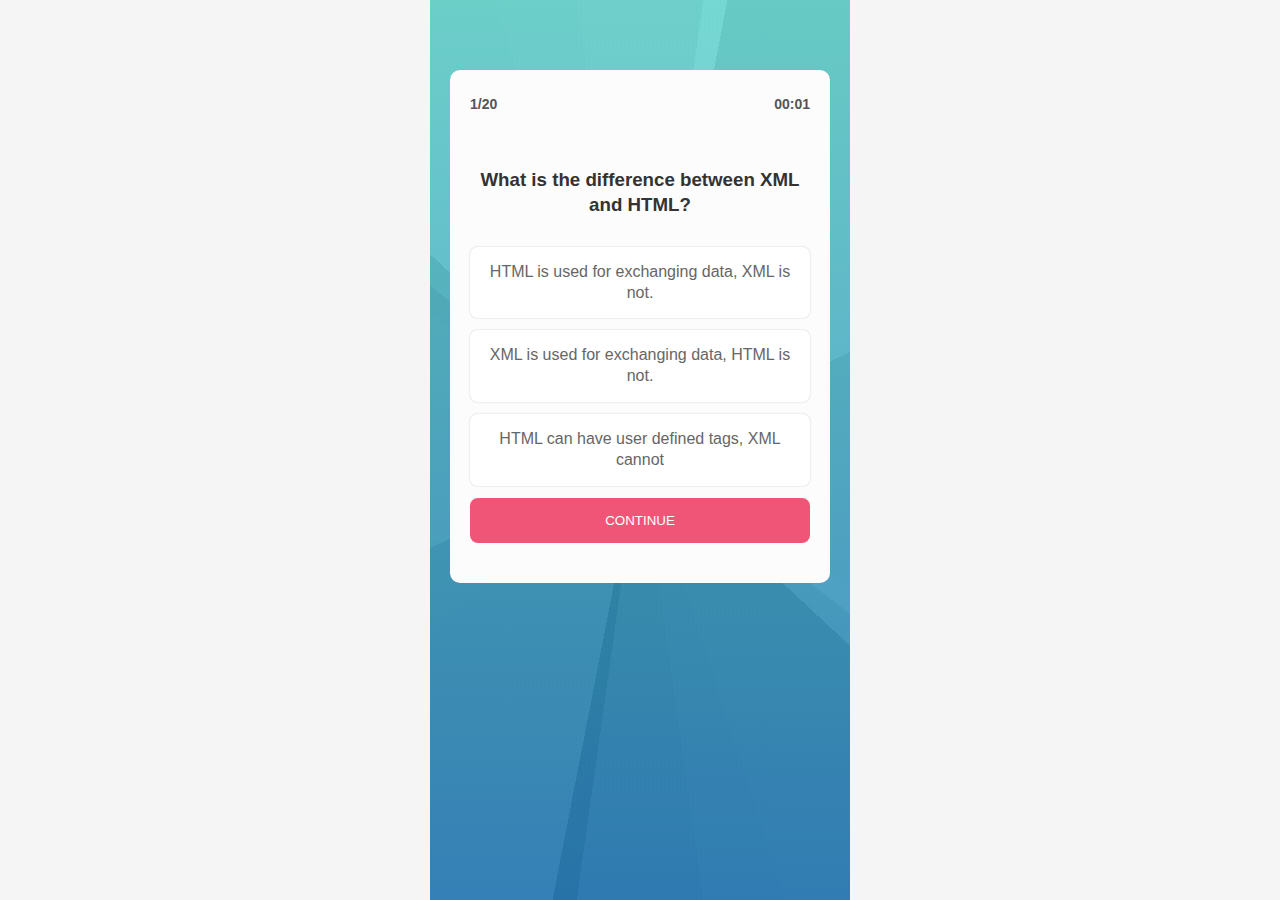
<file: quiz.html>
<!DOCTYPE html>
<html lang="en">
<head>
    <meta charset="UTF-8">
    <meta name="viewport" content="width=device-width, initial-scale=1.0">
    <meta http-equiv="X-UA-Compatible" content="ie=edge">
    <title>Quiz-Time</title>

    
    <link rel="stylesheet" href="style.css">
</head>
<body>
    <section class="sec3" >
        <div class="box" >
          <div class="box__header" >
            <div class="index" >1/10</div>
            <div class="toast" ></div>
            <div class="time" >00:01</div>
          </div>
          <h3 class="question" ></h3>
          <ul class="quiz" >
          </ul>
          <button class="submit">Continue</button>
        </div>
      </section>
      
      <section class="sec4">
        <div class="des" >
          
        <h3 class="mb-1 name" >Sparsh Gupta</h3>
        <p class="mb-1" >Congratulation you did a great job!🎉🎉  </p>
        
       </div>
        <button class="check-ans btn" >Check Your Answers</button>
        
        <h1 class="great" >Excellent</h1>
        
      </section>
      <section class="sec5" >
        <div class="flex" >
        <h2>Your Answers</h2>
        <h2 class="sc" ></h2>
        </div>
        <p class="mb-1" >If your answer is wrong then we cannot show the correct answer. This is Our private policy</p>
        <ul class="ans-list" >
        </ul>
        <button class="btn back-btn" >Back</button>
      </section>
      <script src="https://ajax.googleapis.com/ajax/libs/jquery/3.5.1/jquery.min.js"></script>

      <script src ="quiz.js"></script>

</body>
</html>
</file>
<file: style.css>
*{
    margin:0;
    padding:0;
    box-sizing:border-box;
    }
    body {
    font-family:Google Sans,sans-serif;
    line-height:1.3;
    font-size:16px;
    background:#f5f5f5;
    color:#333;
    }
    button {
     display:inline-block;
     outline:none;
     border:none;
     padding:10px 25px;
     transition: 300ms ease-in;
    }
    img {
     max-width:100%;
    }
    section {
     min-height:100vh;
     width:100%;
     max-width:420px;
     margin:0 auto;
     padding:20px;
    }
    .sec2 ,.sec3 ,.sec4 ,.sec5 {
     display:none;
    }
    .sec1, .sec2{
     background:#fff;
     text-align:center;
    }
    .sec1 p, .sec2 p{
     font-size:19px;
     color:#666;
     margin-bottom:30px;
    }
    .input {
     outline:none;
     border:2px solid #f2d533;
     width:100%;
     padding:10px;
     font-size:16px;
     margin-bottom:25px;
    }
    .sec1 h3 {
     margin-top:-25px;
     margin-bottom:10px;
     color:#f2d533;
     font-size:24px;
    }
    .sec3 {
     background:linear-gradient(252deg, rgba(69, 69, 69, 0.03) 0%, rgba(69, 69, 69, 0.03) 50%,rgba(47, 47, 47, 0.03) 50%, rgba(47, 47, 47, 0.03) 100%),linear-gradient(335deg, rgba(66, 66, 66, 0.09) 0%, rgba(66, 66, 66, 0.09) 50%,rgba(188, 188, 188, 0.09) 50%, rgba(188, 188, 188, 0.09) 100%),linear-gradient(223deg, rgba(194, 194, 194, 0.08) 0%, rgba(194, 194, 194, 0.08) 50%,rgba(0, 0, 0, 0.08) 50%, rgba(0, 0, 0, 0.08) 100%),linear-gradient(82deg, rgba(27, 27, 27, 0.01) 0%, rgba(27, 27, 27, 0.01) 50%,rgba(197, 197, 197, 0.01) 50%, rgba(197, 197, 197, 0.01) 100%),linear-gradient(281deg, rgba(3, 3, 3, 0.09) 0%, rgba(3, 3, 3, 0.09) 50%,rgba(198, 198, 198, 0.09) 50%, rgba(198, 198, 198, 0.09) 100%),linear-gradient(319deg, rgba(47, 47, 47, 0.01) 0%, rgba(47, 47, 47, 0.01) 50%,rgba(89, 89, 89, 0.01) 50%, rgba(89, 89, 89, 0.01) 100%),linear-gradient(278deg, rgba(243, 243, 243, 0.06) 0%, rgba(243, 243, 243, 0.06) 50%,rgba(63, 63, 63, 0.06) 50%, rgba(63, 63, 63, 0.06) 100%),linear-gradient(38deg, rgba(81, 81, 81, 0.09) 0%, rgba(81, 81, 81, 0.09) 50%,rgba(201, 201, 201, 0.09) 50%, rgba(201, 201, 201, 0.09) 100%),linear-gradient(33deg, rgba(168, 168, 168, 0.08) 0%, rgba(168, 168, 168, 0.08) 50%,rgba(129, 129, 129, 0.08) 50%, rgba(129, 129, 129, 0.08) 100%),linear-gradient(0deg, #1b9efe,#46f3e7);
    }
    .box {
     width:100%;
     background:#fcfcfc;
     padding:20px;
     border-radius:10px;
     margin-top:50px;
     text-align:center;
    }
    .box__header {
     display:flex;
     justify-content: space-between;
     margin-bottom:50px;
     font-size:14px;
     color:#555;
     font-weight:bold;
    }
    .box__header div {
     padding:5px 0;
    }
    .question {
     margin-bottom:30px;
    }
    ul{
     list-style:none;
    }
    .quiz li {
     padding:15px;
     margin-bottom:12px;
     border-radius:8px;
     color:#666;
     background:#fff;
     box-shadow:0 0 2px rgba(0,0,0,0.2);
     transition: 300ms ease-in;
    }
    .quiz li.select {
     background:#68c9c6;
     color:#fff;
     animation:zoomOut 300ms ease;
    }
    @keyframes zoomOut{
     0% ,100%{
      transform:scale(1);
     }
     50% {
     transform:scale(0.8);
     }
    }
    .submit {
    width:100%;
    padding:15px;
    margin-bottom:12px;
    border-radius:8px;
    color:#fff;
    background:#f05577;
    text-transform:uppercase;
    margin-bottom:20px;
    }
    .btn {
     padding:10px 20px;
     margin-bottom:12px;
     border-radius:2px;
     color:#fff;
     background:#f05577;
     text-transform:uppercase;
     margin-bottom:20px;
    }
    button:hover {
     opacity:0.9;
     animation:zoomOut 300ms ease;
    }
    .red {
     color:#f00;
    }
    .green {
     color:#00ff04;
    }
    .ans-list {
     margin:20px 0;
    }
    .ans-list li{
     padding:15px;
     margin-bottom:15px;
     border-radius:2px;
     color:#666;
     background:#fff;
     box-shadow:0 0 2px rgba(0,0,0,0.2);
     line-height:1.4;
    }
    .flex {
     display:flex;
     justify-content: space-between;
     font-size:16px;
     margin-bottom:15px;
    }
    .box__header .toast {
     display:inline-block;
     background:#f05577;
     padding:5px 15px;
     border-radius:20px;
     color:#fff;
     opacity:0.7;
     display:none;
    }
    .btn1 {
     background:#f2d533;
     color:#000;
     font-weight:bold;
     border-radius:20px;
     padding:12px 25px;
    }
    .des {
     margin:15px 0;
     text-align:left;
    }
    .mb-1 {
     margin-bottom:1rem;
    }
    h3.mb-1 {
     color:#f05577;
     text-transform:capitalize;
     border-bottom:1px solid #999;
     padding-bottom:5px;
     display:inline-block;
     font-size:20px;
    }
    .great {
     text-align:center;
     font-size:4rem;
     color:#f05577;
     opacity:0.7;
    }
</file>
